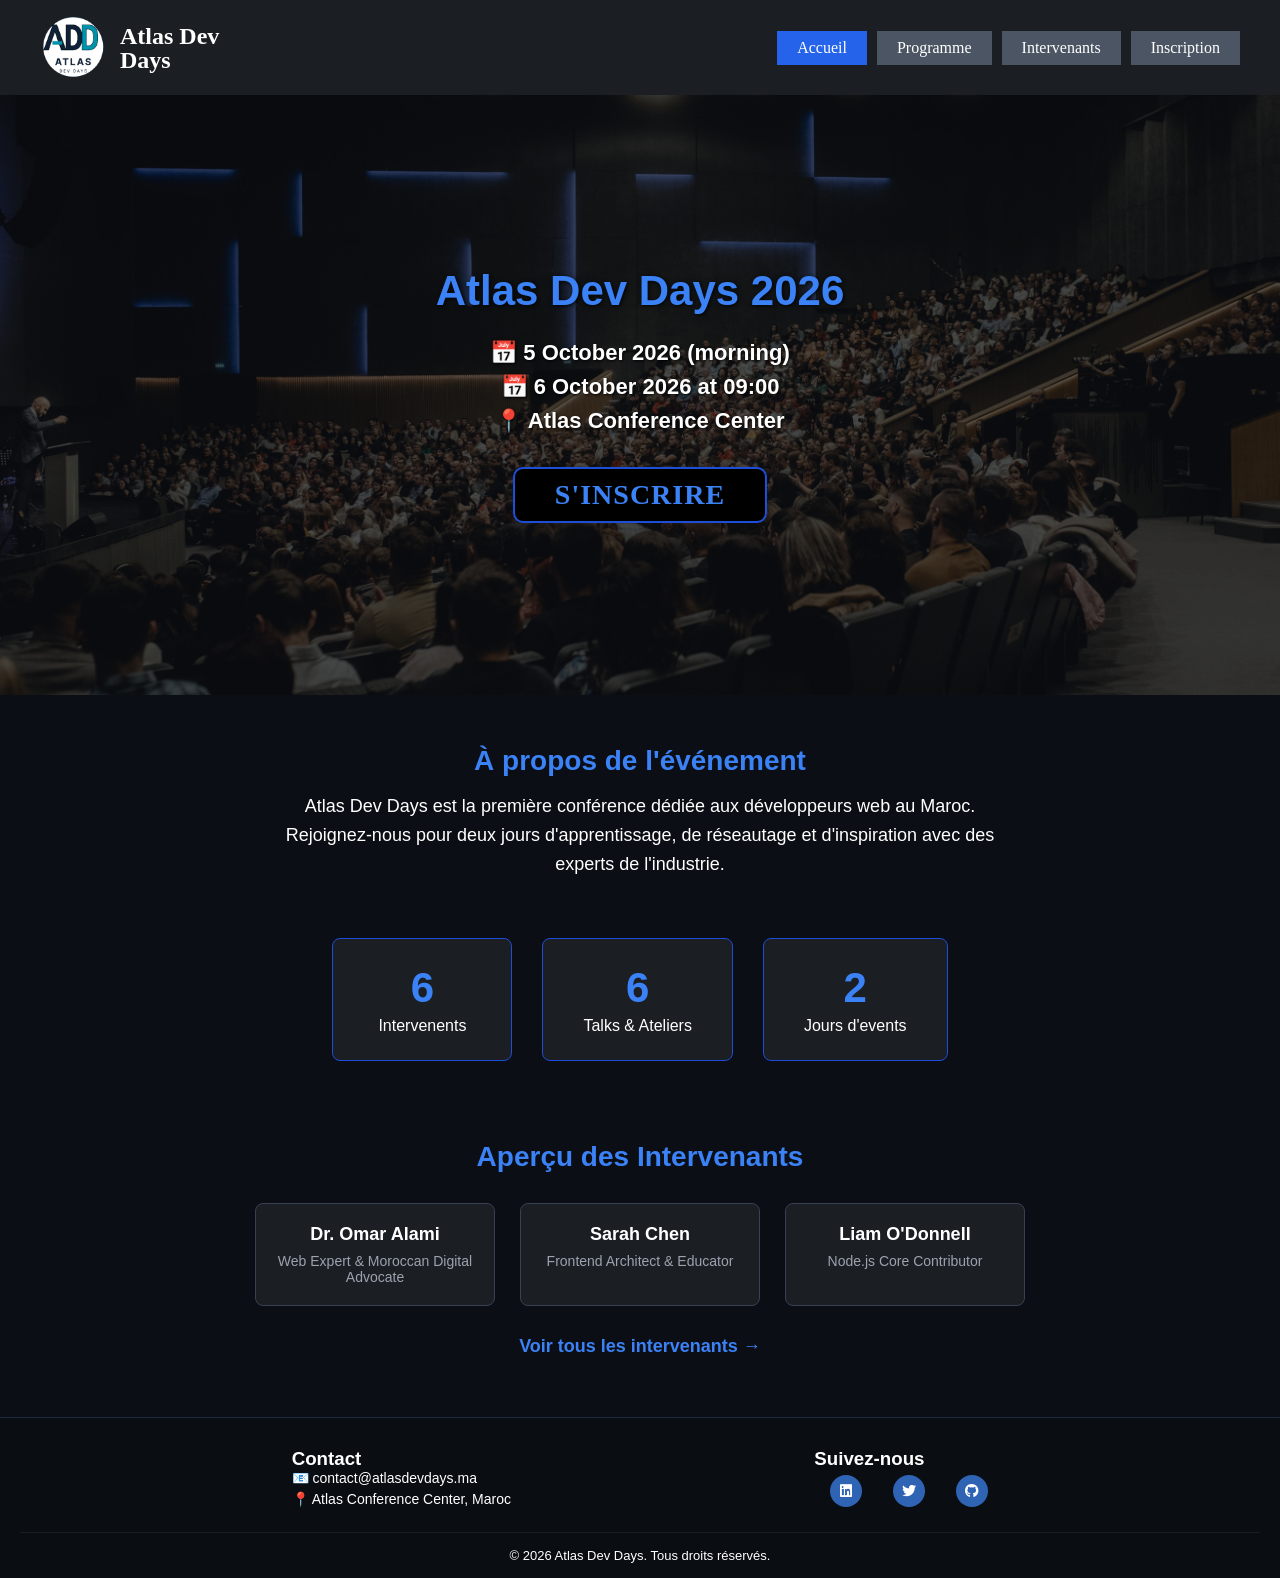
<file: index.html>
<!DOCTYPE html>
<html lang="en">
<head>
    <meta charset="UTF-8">
    <meta name="description" content="Découvrez l'Accueil des Atlas Dev Days 2026 : la première conférence dédiée aux développeurs web au Maroc.">
    <meta name="viewport" content="width=device-width, initial-scale=1.0">
    <link rel="stylesheet" href="https://cdnjs.cloudflare.com/ajax/libs/font-awesome/6.7.1/css/all.min.css" integrity="sha512-5Hs3dF2AEPkpNAR7UiOHba+lRSJNeM2ECkwxUIxC1Q/FLycGTbNapWXB4tP889k5T5Ju8fs4b1P5z/iB4nMfSQ==" crossorigin="anonymous" referrerpolicy="no-referrer" />
    <link rel="preconnect" href="https://cdnjs.cloudflare.com">
    <link rel="stylesheet" href="css/style.css">
    <title>Accueil — Atlas Dev Days</title>
</head>
<body>
    <header>
        <div class="logo">
            <img src="assets/images/logo.webp" alt="Logo Atlas Dev Days">
            <div class="title">
                <p>Atlas Dev</p>
                <p>Days</p>
            </div>
        </div>
        <nav class="nav-links">
            <a href="index.html" class="nav-btn active">Accueil</a>  
            <a href="programme.html" class="nav-btn">Programme</a>
            <a href="intervenants.html" class="nav-btn">Intervenants</a>
            <a href="inscription.html" class="nav-btn">Inscription</a>
        </nav>    
    </header>
    <main class="accueil-main">
        <section class="hero">
            <img src="assets/images/conference.webp" alt="Conference Audience" width="1600">
            <h1>Atlas Dev Days 2026</h1>
            <p>📅 5 October 2026 (morning)</p>
            <p>📅 6 October 2026 at 09:00</p>
            <p>📍 Atlas Conference Center</p>
        <button>
            <a href="inscription.html" class="btn-register">S'INSCRIRE</a>
        </button>
        </section>
        <section class="about">
            <h2>À propos de l'événement</h2>
            <p> 
                Atlas Dev Days est la première conférence dédiée aux développeurs web au Maroc.
                Rejoignez-nous pour deux jours d'apprentissage, de réseautage et d'inspiration avec des experts de l'industrie.
            </p>
        </section>
        <section class="chiffres-cles">
            <div class="chiffre-card">
                <h3>6</h3>
                <p>Intervenents</p>
            </div>
            <div class="chiffre-card">
                <h3>6</h3>
                <p>Talks & Ateliers</p>
            </div>
            <div class="chiffre-card">
                <h3>2</h3>
                <p>Jours d'events</p>
            </div>
        </section>
        <section class="apercu-intervenants">
            <h2>Aperçu des Intervenants</h2>
            <div class="cards-container">
                <div class="speaker-card">
                    <img src="assets/images/inter1.png" alt="Dr. Omar Alami">
                    <h3>Dr. Omar Alami</h3>
                    <p>Web Expert & Moroccan Digital Advocate</p>
                </div>

                <div class="speaker-card">
                    <img src="assets/images/inter2.png" alt="Sarah Chen">
                    <h3>Sarah Chen</h3>
                    <p>Frontend Architect & Educator</p>
                </div>

                <div class="speaker-card">
                    <img src="assets/images/inter3.png" alt="Liam O'Donnell">
                    <h3>Liam O'Donnell</h3>
                    <p>Node.js Core Contributor</p>
                </div>

            </div>
            <a href="intervenants.html" class="voir-plus">Voir tous les intervenants →</a>
        </section>
    </main>
</body>
<footer>
    <div class="footer-content">
        <div class="footer-section">
            <h3>Contact</h3>
            <p>📧 contact@atlasdevdays.ma</p>
            <p>📍 Atlas Conference Center, Maroc</p>
        </div>
        <div class="footer-section">
            <h3>Suivez-nous</h3>
            <div class="social-links">
                <a href="https://linkedin.com" class="btn-social-media" aria-label="LinkedIn">
                    <i class="fa-brands fa-linkedin"></i>
                </a>
                <a href="https://twitter.com" class="btn-social-media" aria-label="Twitter">
                    <i class="fa-brands fa-twitter"></i>
                </a>
                <a href="https://github.com" class="btn-social-media" aria-label="GitHub">
                    <i class="fa-brands fa-github"></i>
                </a>
            </div>
        </div>
    </div>
    <div class="footer-bottom">
        <p>© 2026 Atlas Dev Days. Tous droits réservés.</p>
    </div>
</footer>
</html>
</file>
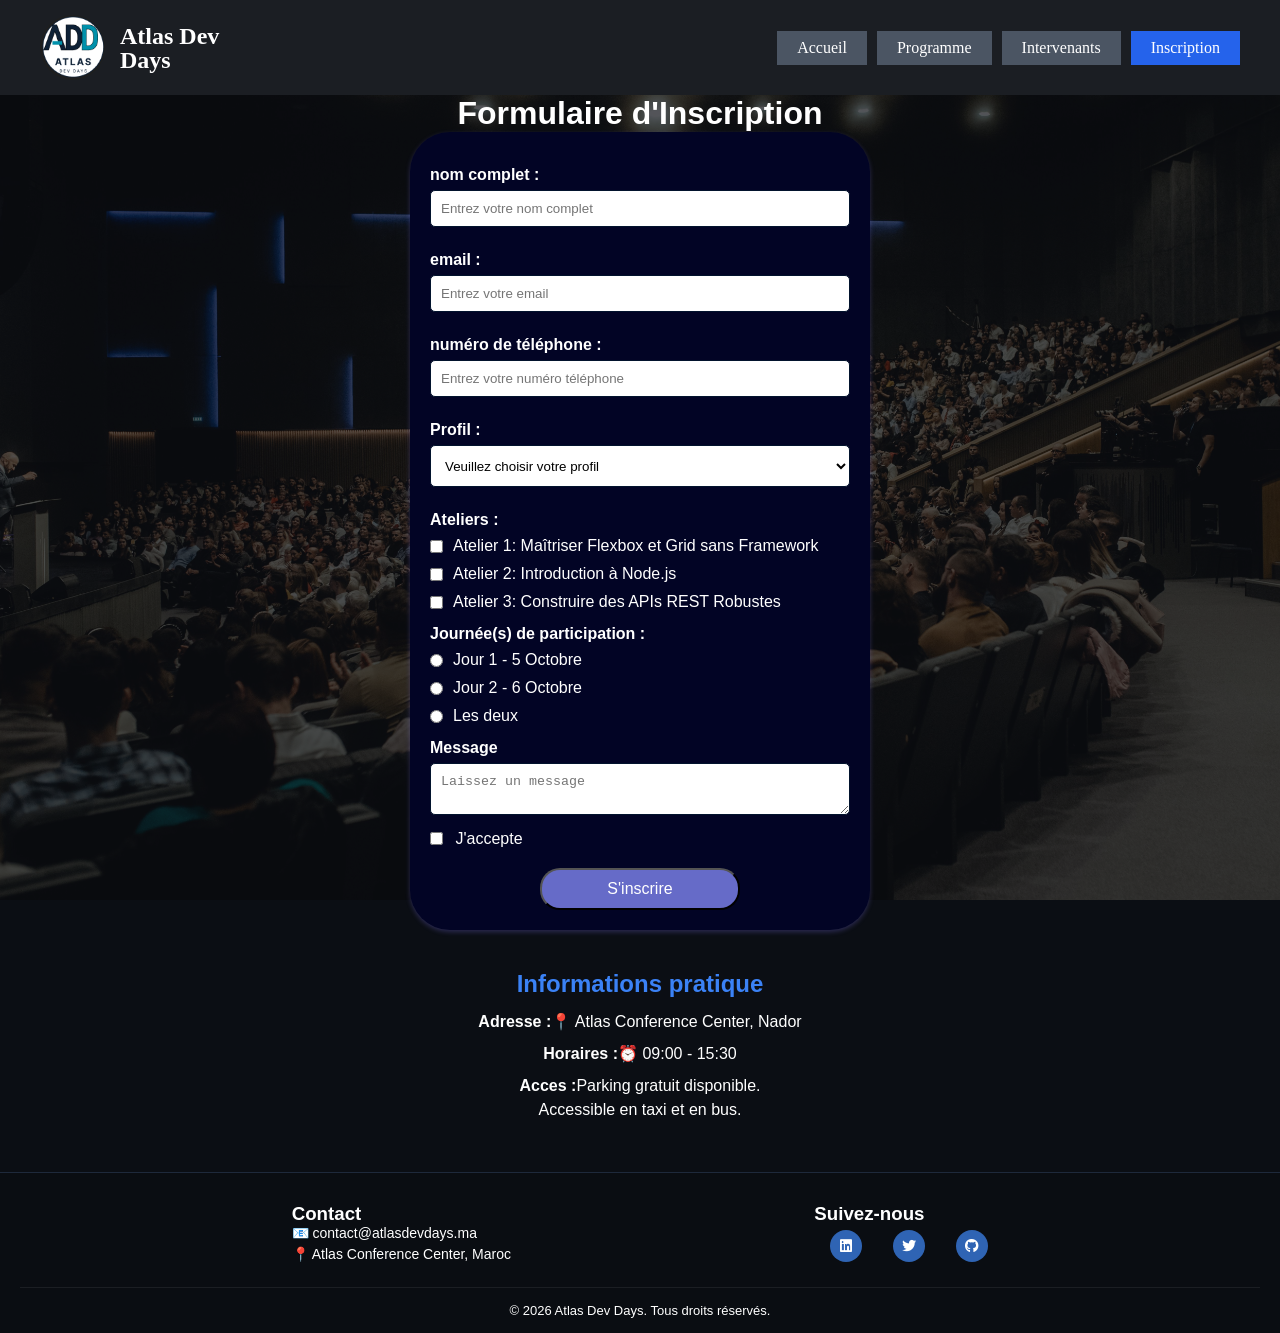
<file: inscription.html>
<!DOCTYPE html>
<html lang="en">
<head>
    <meta charset="UTF-8">
    <meta name="viewport" content="width=device-width, initial-scale=1.0">
    <meta name="description" content="Inscrivez-vous aux Atlas Dev Days 2026 : talks, ateliers et rencontres pour développeurs web au Maroc.">
    <link rel="stylesheet" href="https://cdnjs.cloudflare.com/ajax/libs/font-awesome/6.7.1/css/all.min.css" integrity="sha512-5Hs3dF2AEPkpNAR7UiOHba+lRSJNeM2ECkwxUIxC1Q/FLycGTbNapWXB4tP889k5T5Ju8fs4b1P5z/iB4nMfSQ==" crossorigin="anonymous" referrerpolicy="no-referrer" />
    <link rel="preconnect" href="https://cdnjs.cloudflare.com">
    <link rel="stylesheet" href="css/style.css">
    <title>Inscription — Atlas Dev Days</title>
</head>
<body>
    <header>
        <div class="logo">
            <img src="assets/images/logo.webp" alt="Logo Atlas Dev Days">
            <div class="title">
                <p>Atlas Dev</p>
                <p>Days</p>
            </div>
        </div>
        <nav class="nav-links">
            <a href="index.html" class="nav-btn">Accueil</a>
            <a href="programme.html" class="nav-btn">Programme</a>
            <a href="intervenants.html" class="nav-btn">Intervenants</a>
            <a href="inscription.html" class="nav-btn active">Inscription</a>
        </nav>    
    </header>
    <main class="inscription-main">
        <img src="assets/images/conference.webp" alt="Conference Audience" width="1600">
        <h1>Formulaire d'Inscription</h1>
        <form>
            <label for="fullname">nom complet :</label>
            <input type="text" id="fullname" placeholder="Entrez votre nom complet" required minlength="3">

            <label for="email">email :</label>
            <input type="email" id="email" placeholder="Entrez votre email" required minlength="3">

            <label for="tel">numéro de téléphone :</label>
            <input type="tel" id="tel" name="tel" placeholder="Entrez votre numéro téléphone" required pattern="^(\+212|0)[5-7][0-9]{8}$">

            <label for="profil" name="profil" required>Profil :</label>
            <select required>
                <option value="" disabled selected>Veuillez choisir votre profil</option>
                <option value="Etudiant">Etudient.e</option>
                <option value="Developer">Developpeur.se</option>
                <option value="Autre">Autre</option>
            </select>

            <label for="ateliers">Ateliers :</label>
            <div class="atelier-grp">
                <div class="choice">
                    <input type="checkbox" id="atelier1" name="atelier1" value="Atelier 1">
                    <label for="atelier1">Atelier 1: Maîtriser Flexbox et Grid sans Framework</label>
                </div>
                <div class="choice">
                    <input type="checkbox" id="atelier2" name="atelier2" value="Atelier 2">
                    <label for="atelier2">Atelier 2: Introduction à Node.js</label>
                </div>
                <div class="choice">
                    <input type="checkbox" id="atelier3" name="atelier3" value="Atelier 3">
                    <label for="atelier3">Atelier 3: Construire des APIs REST Robustes</label>
                </div>
            </div>

            <label for="jour">Journée(s) de participation :</label>
            <div class="events-days">
                <div class="choice">
                    <input type="radio" id="jour1" name="jour" value="jour1" required>
                    <label for="jour1">Jour 1 - 5 Octobre</label>
                </div>
                <div class="choice">
                    <input type="radio" id="jour2" name="jour" value="jour2" required>
                    <label for="jour2">Jour 2 - 6 Octobre</label>
                </div>
                <div class="choice">
                    <input type="radio" id="both" name="jour" value="deux jours" required>
                    <label for="both">Les deux</label>
                </div>
            </div>

            <label for="message">Message</label>
            <textarea id="message" placeholder="Laissez un message"></textarea>

            <input type="checkbox" id="consentement" name="consentement" required>
            <label for="consentement">J'accepte</label>

            <button type="submit" id="button">S'inscrire</button>
        </form>
        <section class="infos-pratique">
            <h2>Informations pratique</h2>
            <p><strong>Adresse :</strong>📍 Atlas Conference Center, Nador</p>
            <p><strong>Horaires :</strong>⏰ 09:00 - 15:30</p>
            <p><strong>Acces :</strong>Parking gratuit disponible.<br>
            Accessible en taxi et en bus.</p>
        </section>

    </main>
    <footer>
        <div class="footer-content">
            <div class="footer-section">
                <h3>Contact</h3>
                <p>📧 contact@atlasdevdays.ma</p>
                <p>📍 Atlas Conference Center, Maroc</p>
            </div>
            <div class="footer-section">
                <h3>Suivez-nous</h3>
                <div class="social-links">
                    <a href="https://linkedin.com" class="btn-social-media" aria-label="LinkedIn">
                        <i class="fa-brands fa-linkedin"></i>
                    </a>
                    <a href="https://twitter.com" class="btn-social-media" aria-label="Twitter">
                        <i class="fa-brands fa-twitter"></i>
                    </a>
                    <a href="https://github.com" class="btn-social-media" aria-label="GitHub">
                        <i class="fa-brands fa-github"></i>
                    </a>
                </div>
            </div>
        </div>
        <div class="footer-bottom">
            <p>© 2026 Atlas Dev Days. Tous droits réservés.</p>
        </div>
    </footer>
</body>
</html>
</file>
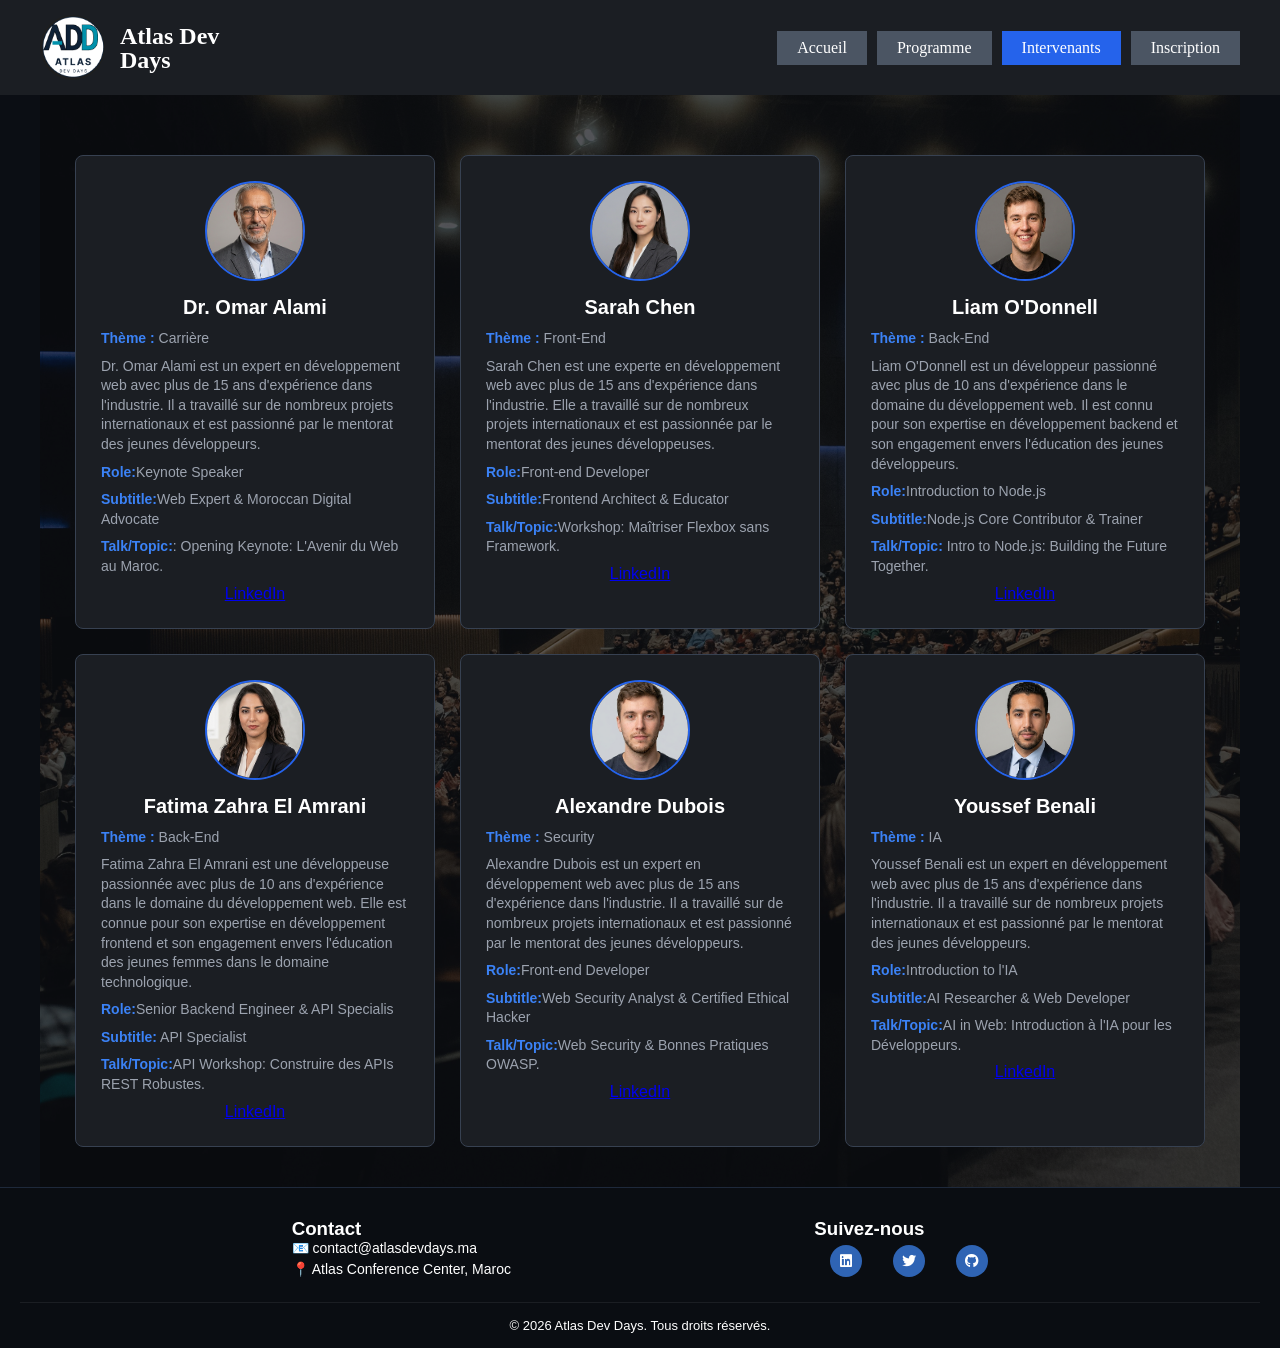
<file: intervenants.html>
<!DOCTYPE html>
<html lang="en">
<head>
    <meta charset="UTF-8">
    <meta name="description" content="Découvrez les intervenants des Atlas Dev Days 2026 : experts en développement web, sécurité et intelligence artificielle au Maroc.">
    <meta name="viewport" content="width=device-width, initial-scale=1.0">
    <link rel="stylesheet" href="https://cdnjs.cloudflare.com/ajax/libs/font-awesome/6.7.1/css/all.min.css" integrity="sha512-5Hs3dF2AEPkpNAR7UiOHba+lRSJNeM2ECkwxUIxC1Q/FLycGTbNapWXB4tP889k5T5Ju8fs4b1P5z/iB4nMfSQ==" crossorigin="anonymous" referrerpolicy="no-referrer" />
    <link rel="preconnect" href="https://cdnjs.cloudflare.com">
    <link rel="stylesheet" href="css/style.css">
    <title>Intervenants — Atlas Dev Days</title>
</head>
<body>
    <header>
        <div class="logo">
            <img src="assets/images/logo.webp" alt="Logo Atlas Dev Days">
            <div class="title">
                <p>Atlas Dev</p>
                <p>Days</p>
            </div>
        </div>
        <nav class="nav-links">
            <a href="index.html" class="nav-btn">Accueil</a>
            <a href="programme.html" class="nav-btn">Programme</a>
            <a href="intervenants.html" class="nav-btn active">Intervenants</a>
            <a href="inscription.html" class="nav-btn">Inscription</a>
        </nav>    
    </header>
    <main class="intervenants-main">
        <img src="assets/images/conference.webp" alt="Conference Audience" width="1600">
        <section class="intervenants-infos">
            <article>
                <img src="assets/images/inter1.webp" alt="Dr. Omar Alami">
                <h3>Dr. Omar Alami</h3>
                <p><strong>Thème :</strong> Carrière</p>
                <p>Dr. Omar Alami est un expert en développement web avec plus de 15 ans d'expérience dans l'industrie. Il a travaillé sur de nombreux projets internationaux et est passionné par le mentorat des jeunes développeurs.</p>
                <p><strong>Role:</strong>Keynote Speaker</p>
                <p><strong>Subtitle:</strong>Web Expert & Moroccan Digital Advocate</p>
                <p><strong>Talk/Topic:</strong>: Opening Keynote: L'Avenir du Web au Maroc.</p>
                <a href="https://LinkedIn.com" target="_blank">LinkedIn</a>
            </article>
            <article>
                <img src="assets/images/inter2.webp" alt="Sarah Chen">
                <h3>Sarah Chen</h3>
                <p><strong>Thème :</strong> Front-End</p>
                <p>Sarah Chen est une experte en développement web avec plus de 15 ans d'expérience dans l'industrie. Elle a travaillé sur de nombreux projets internationaux et est passionnée par le mentorat des jeunes développeuses.</p>
                <p><strong>Role:</strong>Front-end Developer</p>
                <p><strong>Subtitle:</strong>Frontend Architect & Educator</p>
                <p><strong>Talk/Topic:</strong>Workshop: Maîtriser Flexbox sans Framework.</p>
                <a href="https://LinkedIn.com" target="_blank">LinkedIn</a>
            </article>
            <article>
                <img src="assets/images/inter3.webp" alt="Liam O'Donnell">
                <h3>Liam O'Donnell</h3>
                <p><strong>Thème :</strong> Back-End</p>
                <p>Liam O'Donnell est un développeur passionné avec plus de 10 ans d'expérience dans le domaine du développement web. Il est connu pour son expertise en développement backend et son engagement envers l'éducation des jeunes développeurs.</p>
                <p><strong>Role:</strong>Introduction to Node.js</p>
                <p><strong>Subtitle:</strong>Node.js Core Contributor & Trainer</p>
                <p><strong>Talk/Topic:</strong> Intro to Node.js: Building the Future Together.</p>
                <a href="https://LinkedIn.com" target="_blank">LinkedIn</a>
            </article>
            <article>
                <img src="assets/images/inter4.webp" alt="Fatima Zahra El Amrani">
                <h3>Fatima Zahra El Amrani</h3>
                <p><strong>Thème :</strong> Back-End</p>
                <p>Fatima Zahra El Amrani est une développeuse passionnée avec plus de 10 ans d'expérience dans le domaine du développement web. Elle est connue pour son expertise en développement frontend et son engagement envers l'éducation des jeunes femmes dans le domaine technologique.</p>
                <p><strong>Role:</strong>Senior Backend Engineer & API Specialis</p>
                <p><strong>Subtitle:</strong> API Specialist</p>
                <p><strong>Talk/Topic:</strong>API Workshop: Construire des APIs REST Robustes.</p>
                <a href="https://LinkedIn.com" target="_blank">LinkedIn</a>
            </article>
            <article>
                <img src="assets/images/inter5.webp" alt="Alexandre Dubois">
                <h3>Alexandre Dubois</h3>
                <p><strong>Thème :</strong> Security</p>
                <p>Alexandre Dubois est un expert en développement web avec plus de 15 ans d'expérience dans l'industrie. Il a travaillé sur de nombreux projets internationaux et est passionné par le mentorat des jeunes développeurs.</p>
                <p><strong>Role:</strong>Front-end Developer</p>
                <p><strong>Subtitle:</strong>Web Security Analyst & Certified Ethical Hacker</p>
                <p><strong>Talk/Topic:</strong>Web Security & Bonnes Pratiques OWASP.</p>
                <a href="https://LinkedIn.com" target="_blank">LinkedIn</a>
            </article><article>
                <img src="assets/images/inter6.webp" alt="Youssef Benali">
                <h3>Youssef Benali</h3>
                <p><strong>Thème :</strong> IA</p>
                <p>Youssef Benali est un expert en développement web avec plus de 15 ans d'expérience dans l'industrie. Il a travaillé sur de nombreux projets internationaux et est passionné par le mentorat des jeunes développeurs.</p>
                <p><strong>Role:</strong>Introduction to l'IA</p>
                <p><strong>Subtitle:</strong>AI Researcher & Web Developer</p>
                <p><strong>Talk/Topic:</strong>AI in Web: Introduction à l'IA pour les Développeurs.</p>
                <a href="https://LinkedIn.com" target="_blank">LinkedIn</a>
            </article>
        </section>
    </main>
        <footer>
        <div class="footer-content">
            <div class="footer-section">
                <h3>Contact</h3>
                <p>📧 contact@atlasdevdays.ma</p>
                <p>📍 Atlas Conference Center, Maroc</p>
            </div>
            <div class="footer-section">
                <h3>Suivez-nous</h3>
                <div class="social-links">
                    <a href="https://linkedin.com" class="btn-social-media" aria-label="LinkedIn">
                        <i class="fa-brands fa-linkedin"></i>
                    </a>
                    <a href="https://twitter.com" class="btn-social-media" aria-label="Twitter">
                        <i class="fa-brands fa-twitter"></i>
                    </a>
                    <a href="https://github.com" class="btn-social-media" aria-label="GitHub">
                        <i class="fa-brands fa-github"></i>
                    </a>
                </div>
            </div>
        </div>
        <div class="footer-bottom">
            <p>© 2026 Atlas Dev Days. Tous droits réservés.</p>
        </div>
    </footer>
</body>
</html>
</file>
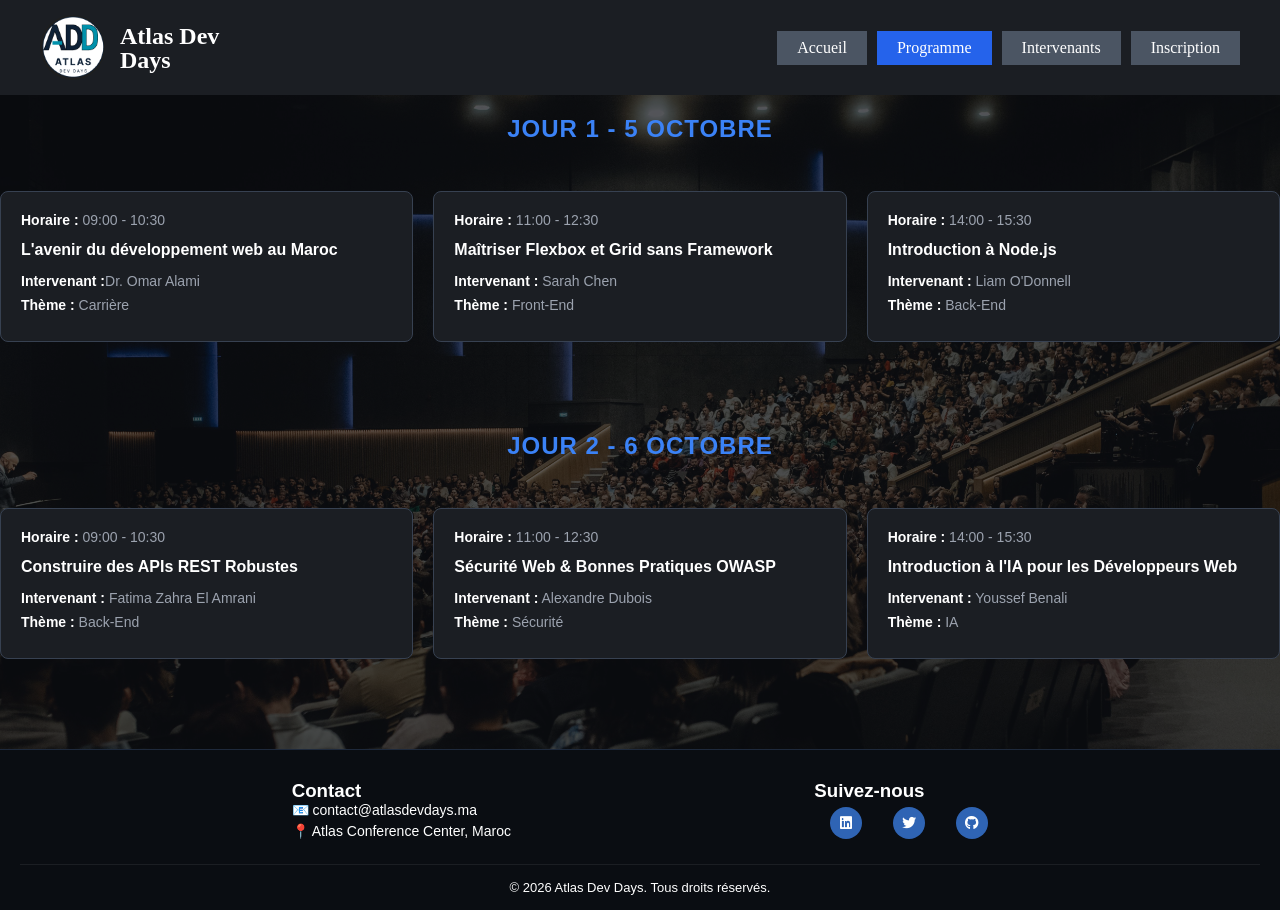
<file: programme.html>
<!DOCTYPE html>
<html lang="en">
<head>
    <meta charset="UTF-8">
    <meta name="description" content="Découvrez le programme des Atlas Dev Days 2026 : sessions et ateliers sur le développement web, la sécurité et l'intelligence artificielle au Maroc.">
    <meta name="viewport" content="width=device-width, initial-scale=1.0">
    <link rel="stylesheet" href="https://cdnjs.cloudflare.com/ajax/libs/font-awesome/6.7.1/css/all.min.css" integrity="sha512-5Hs3dF2AEPkpNAR7UiOHba+lRSJNeM2ECkwxUIxC1Q/FLycGTbNapWXB4tP889k5T5Ju8fs4b1P5z/iB4nMfSQ==" crossorigin="anonymous" referrerpolicy="no-referrer" />
    <link rel="preconnect" href="https://cdnjs.cloudflare.com">
    <link rel="stylesheet" href="css/style.css">
    <title>Programme — Atlas Dev Days</title>
</head>
<body>
    <header>
        <div class="logo">
            <img src="assets/images/logo.webp" alt="Logo Atlas Dev Days">
            <div class="title">
                <p>Atlas Dev</p>
                <p>Days</p>
            </div>
        </div>
        <nav class="nav-links">
            <a href="index.html" class="nav-btn">Accueil</a>
            <a href="programme.html" class="nav-btn active">Programme</a>
            <a href="intervenants.html" class="nav-btn">Intervenants</a>
            <a href="inscription.html" class="nav-btn">Inscription</a>
        </nav>    
    </header>
    <main class="programme-main">
        <img src="assets/images/conference.webp" alt="Conference Audience" width="1600">
        <section class="day1">
            <h2>Jour 1 - 5 OCTOBRE</h2>
            <article>
                <p><strong>Horaire :</strong> 09:00 - 10:30</p>
                <h3>L'avenir du développement web au Maroc</h3>
                <p><strong>Intervenant :</strong>Dr. Omar Alami </p>
                <p><strong>Thème :</strong> Carrière</p>
            </article>
            <article>
                <p><strong>Horaire :</strong> 11:00 - 12:30</p>
                <h3>Maîtriser Flexbox et Grid sans Framework</h3>
                <p><strong>Intervenant :</strong> Sarah Chen</p>
                <p><strong>Thème :</strong> Front-End</p>
            </article>
            <article>
                <p><strong>Horaire :</strong> 14:00 - 15:30</p>
                <h3>Introduction à Node.js</h3>
                <p><strong>Intervenant :</strong> Liam O'Donnell</p>
                <p><strong>Thème :</strong> Back-End</p>
            </article>
        </section>
        <section class="day2">
            <h2>Jour 2 - 6 OCTOBRE</h2>
            <article>
                <p><strong>Horaire :</strong> 09:00 - 10:30</p>
                <h3>Construire des APIs REST Robustes</h3>
                <p><strong>Intervenant :</strong> Fatima Zahra El Amrani</p>
                <p><strong>Thème :</strong> Back-End</p>
            </article>
            <article>
                <p><strong>Horaire :</strong> 11:00 - 12:30</p>
                <h3>Sécurité Web & Bonnes Pratiques OWASP</h3>
                <p><strong>Intervenant :</strong> Alexandre Dubois</p>
                <p><strong>Thème :</strong> Sécurité</p>
            </article>
            <article>
                <p><strong>Horaire :</strong> 14:00 - 15:30</p>
                <h3>Introduction à l'IA pour les Développeurs Web</h3>
                <p><strong>Intervenant :</strong> Youssef Benali</p>
                <p><strong>Thème :</strong> IA</p>
            </article>
        </section>
    </main>
    <footer>
        <div class="footer-content">
            <div class="footer-section">
                <h3>Contact</h3>
                <p>📧 contact@atlasdevdays.ma</p>
                <p>📍 Atlas Conference Center, Maroc</p>
            </div>
            <div class="footer-section">
                <h3>Suivez-nous</h3>
                <div class="social-links">
                    <a href="https://linkedin.com" class="btn-social-media" aria-label="LinkedIn">
                        <i class="fa-brands fa-linkedin"></i>
                    </a>
                    <a href="https://twitter.com" class="btn-social-media" aria-label="Twitter">
                        <i class="fa-brands fa-twitter"></i>
                    </a>
                    <a href="https://github.com" class="btn-social-media" aria-label="GitHub">
                        <i class="fa-brands fa-github"></i>
                    </a>
                </div>
            </div>
        </div>
        <div class="footer-bottom">
            <p>© 2026 Atlas Dev Days. Tous droits réservés.</p>
        </div>
    </footer>
</body>
</html>
</file>
<file: css/style.css>
* {
    margin: 0;
    padding: 0;
    box-sizing: border-box;
}

body {
    background-color: #0b0e14;
    color: #ffffff;
    font-family: Arial, sans-serif;
}

header {
    background-color: #1b1e23;
    display: flex;
    justify-content: space-between;
    align-items: center;
    padding: 15px 40px;
}

.logo {
    display: flex;
    align-items: center;
    gap: 15px;
}

.logo img {
    width: 65px;
    height: 65px;
    border-radius: 50%;
    object-fit: cover;
}

.title {
    font-family: "Times New Roman", Times, serif;
    font-size: 24px;
    font-weight: bold;
    color: #ffffff;
    line-height: 1;
}

.nav-links {
    display: flex;
    gap: 10px;
}

.nav-btn {
    text-decoration: none;
    color: #ffffff;
    background-color: #4b5563;
    padding: 8px 20px;
    font-size: 16px;
    font-family: "Times New Roman", Times, serif;
}

.nav-btn.active, .nav-btn:hover {
    background-color: #2563eb;
}

.hero {
    position: relative;
    width: 100%;
    height: 600px;
    display: flex;
    flex-direction: column;
    justify-content: center;
    align-items: center;
    text-align: center;
    overflow: hidden;
}

.accueil-main img {
    position: absolute;
    top: 0;
    left: 0;
    width: 100%;
    height: 100%;
    object-fit: cover;
    z-index: -1;
    opacity: 0.35;
}

.hero h1 {
    color: #3b82f6;
    font-size: 42px;
    font-weight: bold;
    margin-bottom: 25px;
    text-shadow: 1px 1px 4px rgba(0, 0, 0, 0.9);
}

.hero p {
    font-size: 22px;
    font-weight: bold;
    color: #ffffff;
    margin-bottom: 8px;
    text-shadow: 1px 1px 3px rgba(0, 0, 0, 0.9);
}

.hero button {
    background-color: #000000;
    border: 2px solid #1d4ed8;
    border-radius: 10px;
    padding: 10px 40px;
    margin-top: 25px;
    cursor: pointer;
}

.btn-register {
    text-decoration: none;
    color: #3b82f6;
    font-size: 28px;
    font-family: "Times New Roman", Times, serif;
    font-weight: bold;
    letter-spacing: 1px;
}

.hero button:hover {
    background-color: #1d4ed8;
}

.hero button:hover .btn-register {
    color: #ffffff;
}

.about {
    text-align: center;
    padding: 50px 20px 20px 20px;
    max-width: 800px;
    margin: 0 auto;
}

.about h2 {
    color: #3b82f6;
    font-size: 28px;
    margin-bottom: 15px;
}

.about p {
    font-size: 18px;
    line-height: 1.6;
    color: #ffffff;
}

.chiffres-cles {
    display: flex;
    justify-content: center;
    gap: 30px;
    padding: 40px 20px;
}

.chiffre-card {
    background-color: #1b1e23;
    border: 1px solid #1d4ed8;
    border-radius: 8px;
    padding: 25px 40px;
    text-align: center;
    min-width: 180px;
}

.chiffre-card h3 {
    font-size: 42px;
    color: #3b82f6;
    margin-bottom: 5px;
}

.chiffre-card p {
    font-size: 16px;
    color: #ffffff;
}

.apercu-intervenants {
    text-align: center;
    padding: 40px 20px 60px 20px;
}

.apercu-intervenants h2 {
    color: #3b82f6;
    font-size: 28px;
    margin-bottom: 30px;
}

.cards-container {
    display: flex;
    justify-content: center;
    gap: 25px;
    margin-bottom: 30px;
}

.speaker-card {
    background-color: #1b1e23;
    border: 1px solid #374151;
    border-radius: 8px;
    padding: 20px;
    width: 240px;
    text-align: center;
}

.speaker-card img {
    width: 90px;
    height: 90px;
    border-radius: 50%;
    object-fit: cover;
    margin-bottom: 15px;
}

.speaker-card h3 {
    font-size: 18px;
    margin-bottom: 8px;
    color: #ffffff;
}

.speaker-card p {
    font-size: 14px;
    color: #9ca3af;
}

.voir-plus {
    display: inline-block;
    color: #3b82f6;
    text-decoration: none;
    font-size: 18px;
    font-weight: bold;
}

.voir-plus:hover {
    text-decoration: underline;
}

.programme-main img {
    position: absolute;
    top: 0;
    left: 0;
    width: 100%;
    height: 100%;
    object-fit: cover;
    z-index: -1;
    opacity: 0.35;
}

.day1, .day2 {
    display: flex;
    flex-wrap: wrap;
    gap: 20px;
    margin-bottom: 90px;
}

.day1 h2, .day2 h2 {
    width: 100%;
    text-align: center;
    color: #3b82f6;
    font-size: 24px;
    font-weight: bold;
    margin-bottom: 20px;
    text-transform: uppercase;
    letter-spacing: 1px;
    padding-bottom: 8px;
}

.day1 h2 {
    margin-top: 20px;
}

.day1 article, .day2 article {
    flex: 1 1 calc(33.333% - 20px);
    background-color: #1b1e23;
    border: 1px solid #374151;
    border-radius: 8px;
    padding: 20px;
    min-width: 280px;
}

.day1 article h3, .day2 article h3 {
    font-size: 16px;
    color: #ffffff;
    margin: 12px 0;
    line-height: 1.3;
}

.day1 article p, .day2 article p {
    font-size: 14px;
    color: #9ca3af;
    margin-bottom: 8px;
}

.day1 article strong, .day2 article strong {
    color: #ffffff;
}

.intervenants-main {
    position: relative;
    max-width: 1200px;
    margin: 0 auto;
    padding: 40px 20px;
    min-height: calc(100vh - 200px);
}

.intervenants-main > img {
    position: absolute;
    top: 0;
    left: 0;
    width: 100%;
    height: 100%;
    object-fit: cover;
    z-index: -1;
    opacity: 0.35;
}

.intervenants-infos {
    display: flex;
    flex-wrap: wrap;
    gap: 25px;
    justify-content: center;
    margin-top: 20px;
}

.intervenants-infos article {
    flex: 1 1 calc(33.333% - 25px);
    background-color: #1b1e23;
    border: 1px solid #374151;
    border-radius: 8px;
    padding: 25px;
    min-width: 280px;
    max-width: 360px;
    text-align: center;
    display: flex;
    flex-direction: column;
    align-items: center;
}

.intervenants-infos article img {
    width: 100px;
    height: 100px;
    border-radius: 50%;
    object-fit: cover;
    margin-bottom: 15px;
    border: 2px solid #2563eb;
}

.intervenants-infos article h3 {
    font-size: 20px;
    color: #ffffff;
    margin-bottom: 10px;
}

.intervenants-infos article p {
    font-size: 14px;
    color: #9ca3af;
    margin-bottom: 8px;
    line-height: 1.4;
    width: 100%;
    text-align: left;
}

.intervenants-infos article p strong {
    color: #3b82f6;
}

.inscription-main img {
    position: absolute;
    top: 0;
    left: 0;
    width: 100%;
    height: 100%;
    object-fit: cover;
    z-index: -1;
    opacity: 0.35;
}

h1 {
    text-align: center;
}

form {
    max-width: 460px;
    height: auto;
    border-radius: 40px;
    background-color: #020425;
    padding: 20px;
    margin: 0 auto 40px auto;
    box-shadow: 0 2px 5px rgba(118, 110, 228, 0.3);
}

form label {
    display: block;
    margin: 14px 0 6px;
    font-weight: bold;
}

form input[type="text"],
form input[type="email"],
form input[type="tel"],
form select,
form textarea {
    width: 100%;
    padding: 10px;
    margin: 0;
    margin-bottom: 10px;
    background-color: #ffffff;
    border: 1px solid #02132d;
    border-radius: 5px;
    transition: 0.3 ease-in-out;
    box-shadow: 0.3 ease-in-out;
}

form input:focus,
form select:focus,
form textarea:focus {
    outline: none;
    border-color: #797edf;
    box-shadow: 0 0 0 3px rgba(102, 107, 200, 0.35);
}

form select {
    height: 42px;
}

form textarea {
    min-height: 10px;
    resize: vertical;
}

form input[type="checkbox"],
form input[type="radio"] {
    width: auto;
    margin: 0;
    accent-color: #797edf;
    cursor: pointer;
}

/* Labels next to checkboxes/radios stay on the same line (inline beats block) */
.atelier-grp label,
.events-days label,
form label[for="consentement"] {
    display: inline;
    margin: 0;
    font-weight: normal;
    cursor: pointer;
}

.atelier-grp, .events-days {
    display: flex;
    flex-direction: column;  /* the rows stack vertically: row 1, row 2, row 3 */
    gap: 10px;               /* 10px of space between rows */
    margin: 8px 0 4px;
}

.choice {
    display: flex;           /* inside one row: items side by side */
    align-items: center;     /* checkbox vertically centered against the text */
    gap: 10px;               /* space between the checkbox and its label */
}

.choice input[type="checkbox"],
.choice input[type="radio"] {
    width: auto;             /* undo width:100% - checkbox stays small */
    margin: 0;
    flex-shrink: 0;          /* even if the label text is long, the checkbox never gets crushed */
}

.choice label {
    display: inline;
    margin: 0;
    font-weight: normal;
    cursor: pointer;
}


#consentement {
    margin-right: 8px;
    vertical-align: middle;
}

label[for="consentement"] {
    vertical-align: middle;
}


#button {
    display: block;
    margin: 20px auto 0;
    background-color: #666BC8;
    color: white;
    padding: 10px;
    border-radius: 20px;
    width: 200px;
    font-size: 16px;
    transition: 0.3s ease-in-out;
    cursor: pointer;
}

button:hover {
    background-color: #3b3e76;
}

.infos-pratique {
    max-width: 500px;
    margin: 0 auto;
    color: #ffffff;
    text-align: center;
    margin-bottom: 50px;
}

.infos-pratique h2 {
    color: #3b82f6;
    margin-bottom: 12px;
}

.infos-pratique p {
    margin-bottom: 8px;
    line-height: 1.5;
}

footer {
    background-color: #0a0d12;
    padding: 30px 20px 15px 20px;
    border-top: 1px solid #1e293b;
}

.footer-content {
    display: flex;
    justify-content: space-around;
    align-items: flex-start;
    max-width: 1000px;
    margin: 0 auto 20px auto;
}

.footer-section h4 {
    color: #3b82f6;
    font-size: 16px;
    margin-bottom: 10px;
}

.footer-section p {
    color: white;
    font-size: 14px;
    margin-bottom: 5px;
}

.social-links {
    display: flex;
    gap: 15px;
}

.social-links a {
    color: #ffffff;
    text-decoration: none;
    font-size: 14px;
}

.social-links a:hover {
    color: #3b82f6;
}

.footer-bottom {
    text-align: center;
    padding-top: 15px;
    border-top: 1px solid #1b1e23;
}

.footer-bottom p {
    color: white;
    font-size: 13px;
}

.fa {
    display: inline-block;
    font: normal normal normal 14px/1 FontAwesome;
    font-size: inherit;
    text-rendering: auto;
    -webkit-font-smoothing: antialiased;
    -moz-osx-font-smoothing: grayscale;
}

.btn-social-media {
    display: inline-block;
    width: 32px;
    height: 32px;
    color: #ffffff;
    background: #2f64b4;
    text-align: center;
    vertical-align: middle;
    line-height: 32px;
    border-radius: 16px;
    margin-top: 5px;
    margin-left: 16px;
}

@media (max-width: 768px) {
    header {
        flex-direction: column;
        gap: 15px;
        padding: 15px 20px;
    }

    .nav-links {
        flex-direction: column;
        width: 100%;
    }

    .nav-btn {
        text-align: center;
    }

    .hero {
        height: 450px;
    }

    .hero h1 {
        font-size: 30px;
    }

    .hero p {
        font-size: 18px;
    }

    .chiffres-cles {
        flex-direction: column;
        align-items: center;
    }

    .cards-container {
        flex-direction: column;
        align-items: center;
    }

    .footer-content {
        flex-direction: column;
        align-items: center;
        gap: 25px;
        text-align: center;
    }

    .social-links {
        justify-content: center;
    }
}
</file>
